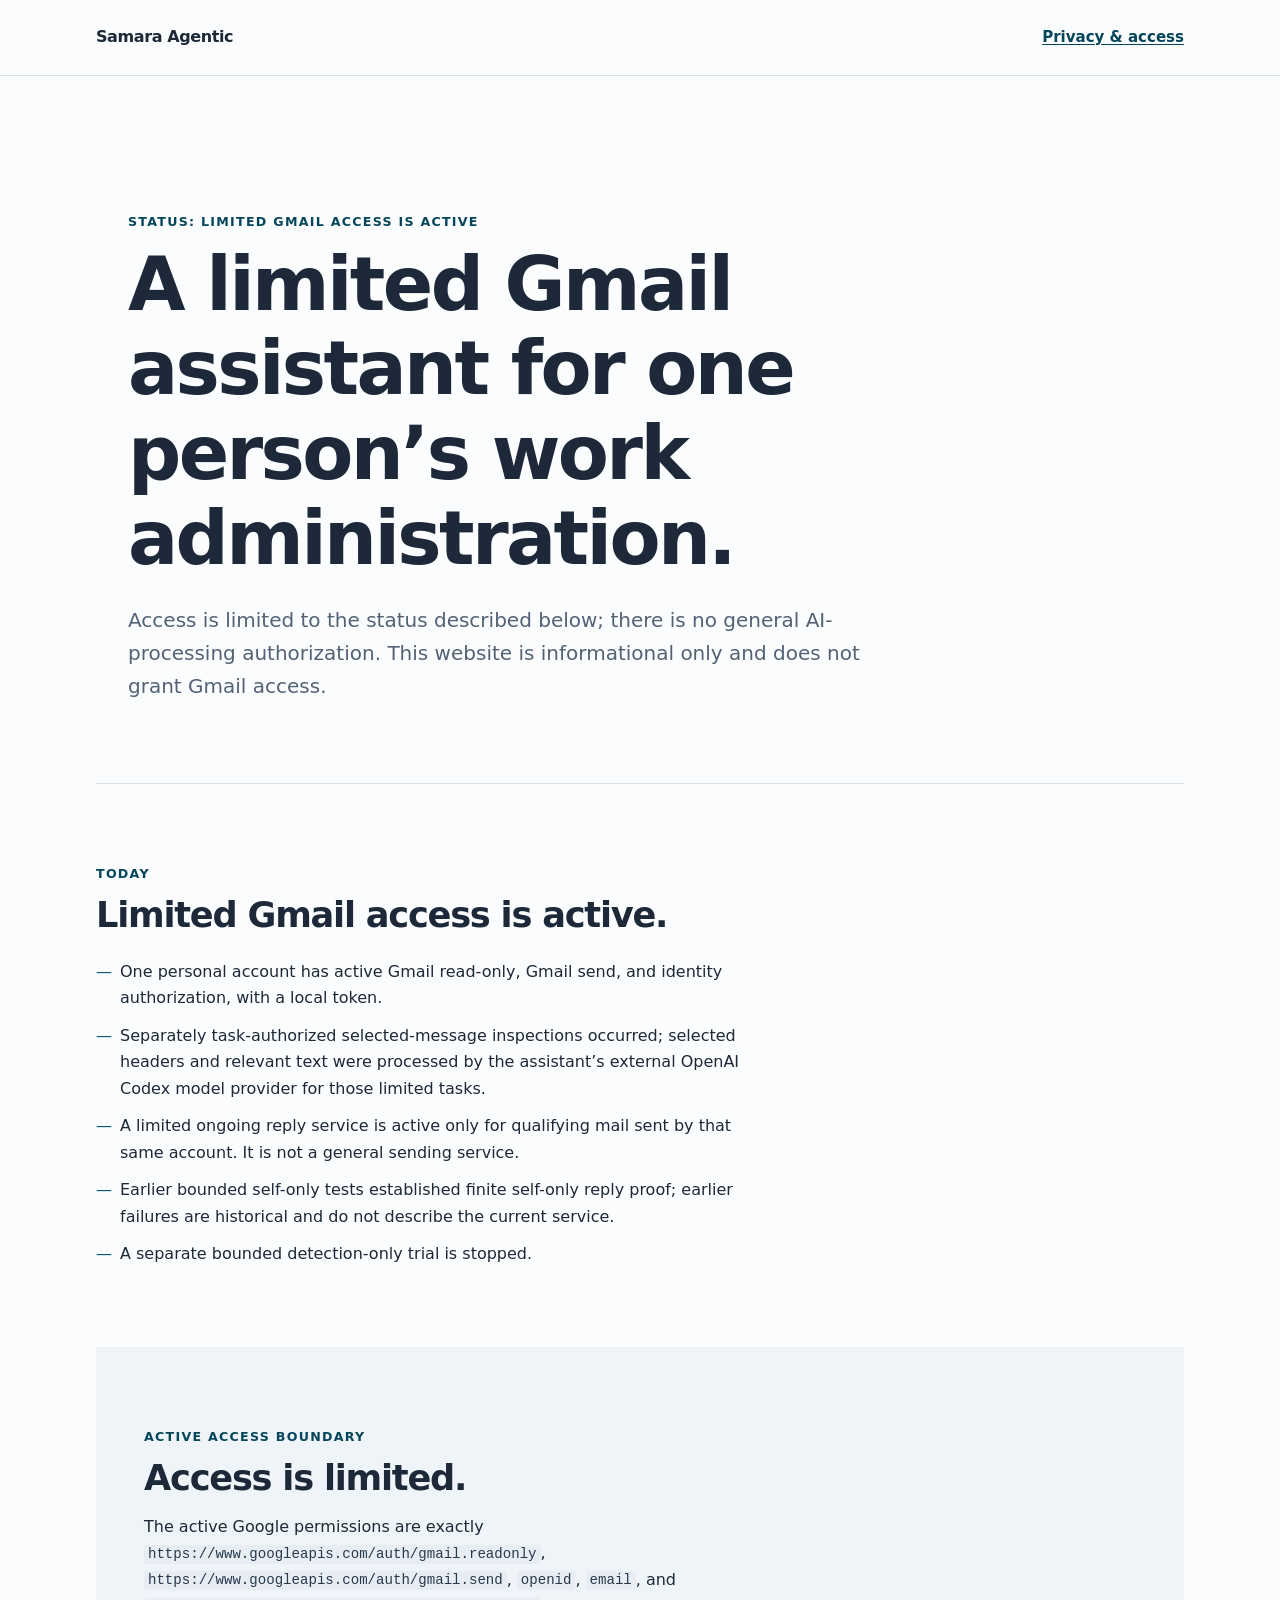
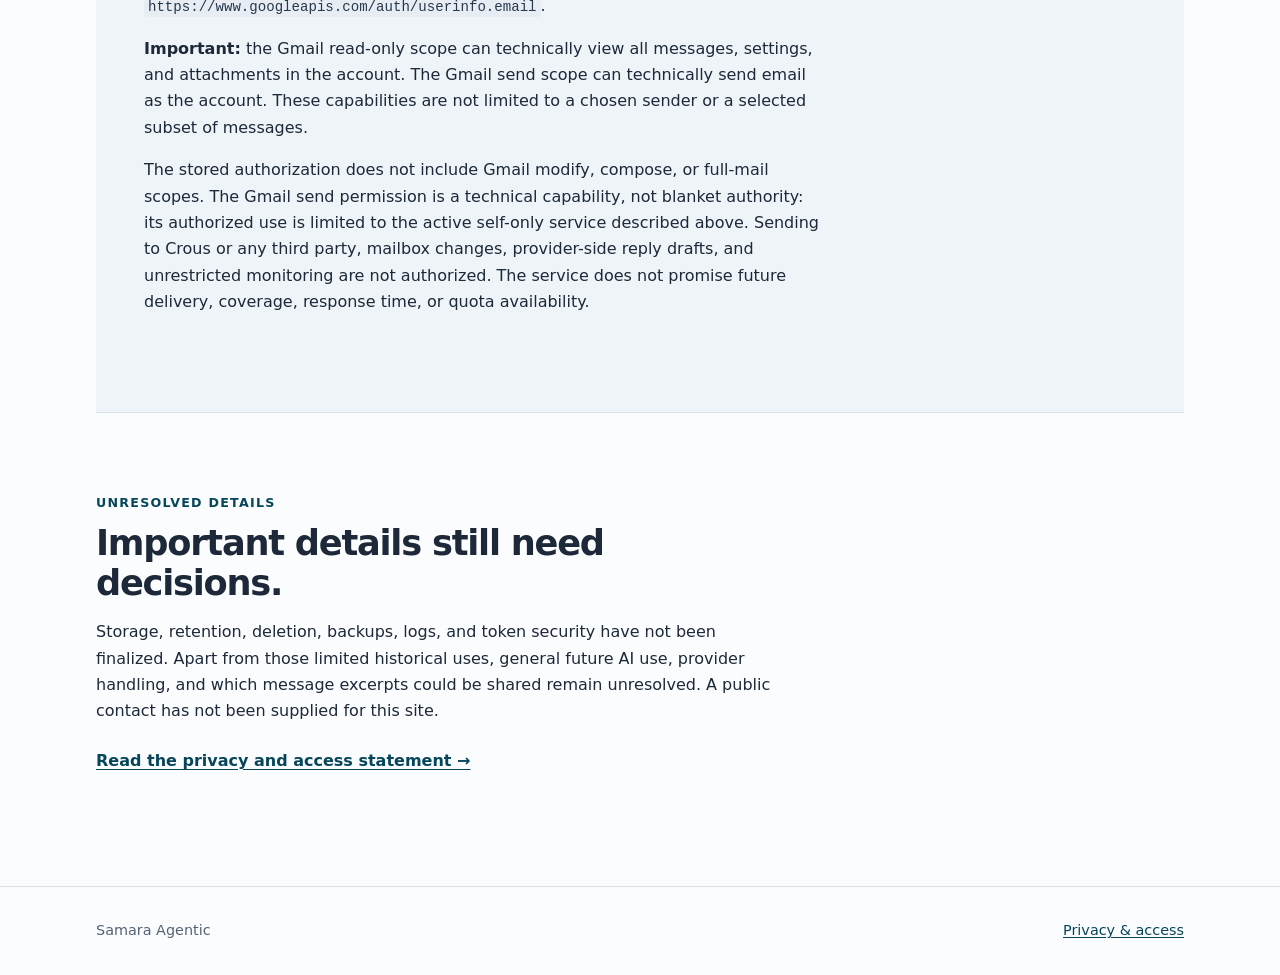
<file: index.html>
<!doctype html>
<html lang="en">
  <head>
    <meta charset="utf-8">
    <meta name="viewport" content="width=device-width, initial-scale=1">
    <meta name="description" content="Information about limited Gmail access for one person's work administration.">
    <title>Samara Agentic — limited Gmail assistant</title>
    <link rel="stylesheet" href="styles.css">
  </head>
  <body>
    <a class="skip-link" href="#main-content">Skip to main content</a>
    <header class="site-header">
      <div class="shell header-inner">
        <a class="wordmark" href="index.html" aria-label="Samara Agentic home">Samara Agentic</a>
        <nav aria-label="Primary navigation">
          <a href="privacy.html">Privacy &amp; access</a>
        </nav>
      </div>
    </header>

    <main id="main-content">
      <section class="intro shell" aria-labelledby="page-title">
        <p class="eyebrow">Status: limited Gmail access is active</p>
        <h1 id="page-title">A limited Gmail assistant for one person’s work administration.</h1>
        <p class="lede">Access is limited to the status described below; there is no general AI-processing authorization. This website is informational only and does not grant Gmail access.</p>
      </section>

      <section class="shell section" aria-labelledby="today-title">
        <div class="section-heading">
          <p class="eyebrow">Today</p>
          <h2 id="today-title">Limited Gmail access is active.</h2>
        </div>
        <ul class="plain-list">
          <li>One personal account has active Gmail read-only, Gmail send, and identity authorization, with a local token.</li>
          <li>Separately task-authorized selected-message inspections occurred; selected headers and relevant text were processed by the assistant’s external OpenAI Codex model provider for those limited tasks.</li>
          <li>A limited ongoing reply service is active only for qualifying mail sent by that same account. It is not a general sending service.</li>
          <li>Earlier bounded self-only tests established finite self-only reply proof; earlier failures are historical and do not describe the current service.</li>
          <li>A separate bounded detection-only trial is stopped.</li>
        </ul>
      </section>

      <section class="shell section scope-panel" aria-labelledby="scope-title">
        <div class="section-heading">
          <p class="eyebrow">Active access boundary</p>
          <h2 id="scope-title">Access is limited.</h2>
        </div>
        <p>The active Google permissions are exactly <code>https://www.googleapis.com/auth/gmail.readonly</code>, <code>https://www.googleapis.com/auth/gmail.send</code>, <code>openid</code>, <code>email</code>, and <code>https://www.googleapis.com/auth/userinfo.email</code>.</p>
        <p><strong>Important:</strong> the Gmail read-only scope can technically view all messages, settings, and attachments in the account. The Gmail send scope can technically send email as the account. These capabilities are not limited to a chosen sender or a selected subset of messages.</p>
        <p>The stored authorization does not include Gmail modify, compose, or full-mail scopes. The Gmail send permission is a technical capability, not blanket authority: its authorized use is limited to the active self-only service described above. Sending to Crous or any third party, mailbox changes, provider-side reply drafts, and unrestricted monitoring are not authorized. The service does not promise future delivery, coverage, response time, or quota availability.</p>
      </section>

      <section class="shell section" aria-labelledby="details-title">
        <div class="section-heading">
          <p class="eyebrow">Unresolved details</p>
          <h2 id="details-title">Important details still need decisions.</h2>
        </div>
        <p>Storage, retention, deletion, backups, logs, and token security have not been finalized. Apart from those limited historical uses, general future AI use, provider handling, and which message excerpts could be shared remain unresolved. A public contact has not been supplied for this site.</p>
        <a class="text-link" href="privacy.html">Read the privacy and access statement <span aria-hidden="true">→</span></a>
      </section>
    </main>

    <footer class="site-footer">
      <div class="shell footer-inner">
        <p>Samara Agentic</p>
        <a href="privacy.html">Privacy &amp; access</a>
      </div>
    </footer>
  </body>
</html>
</file>
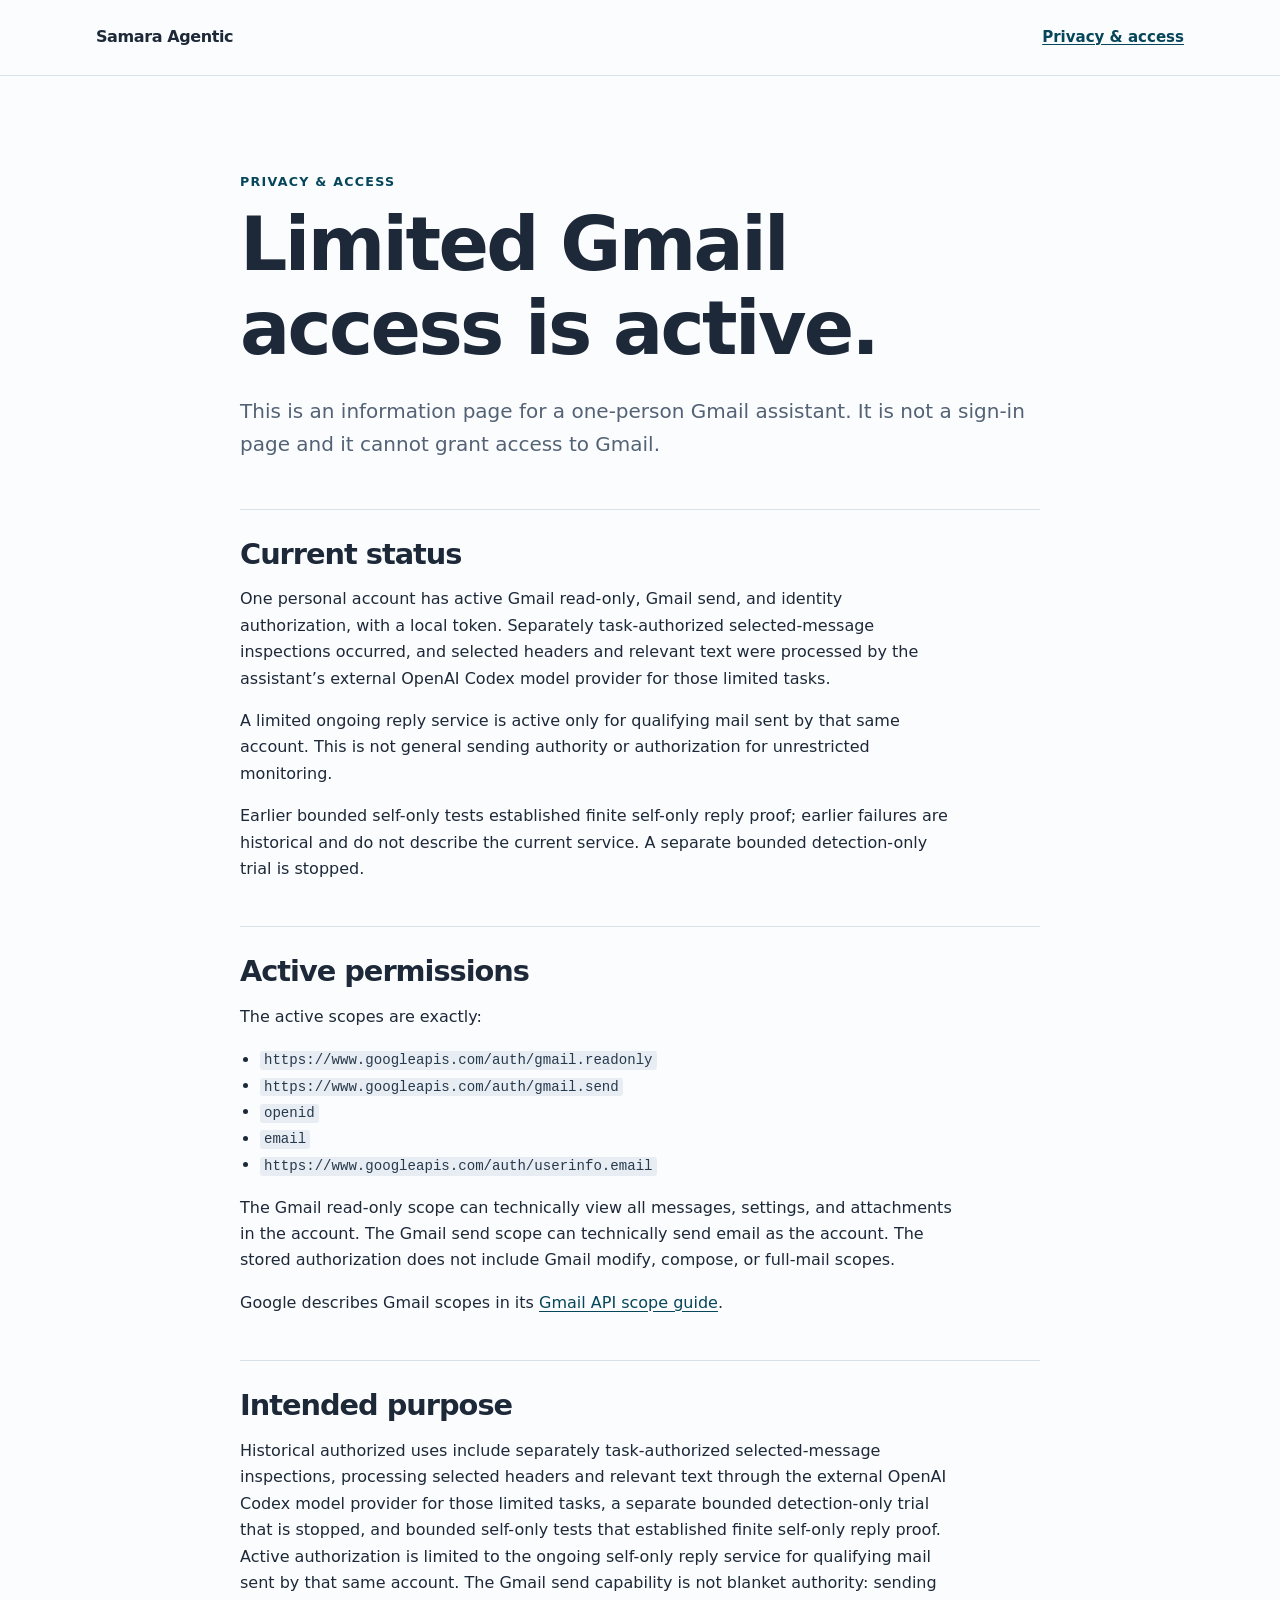
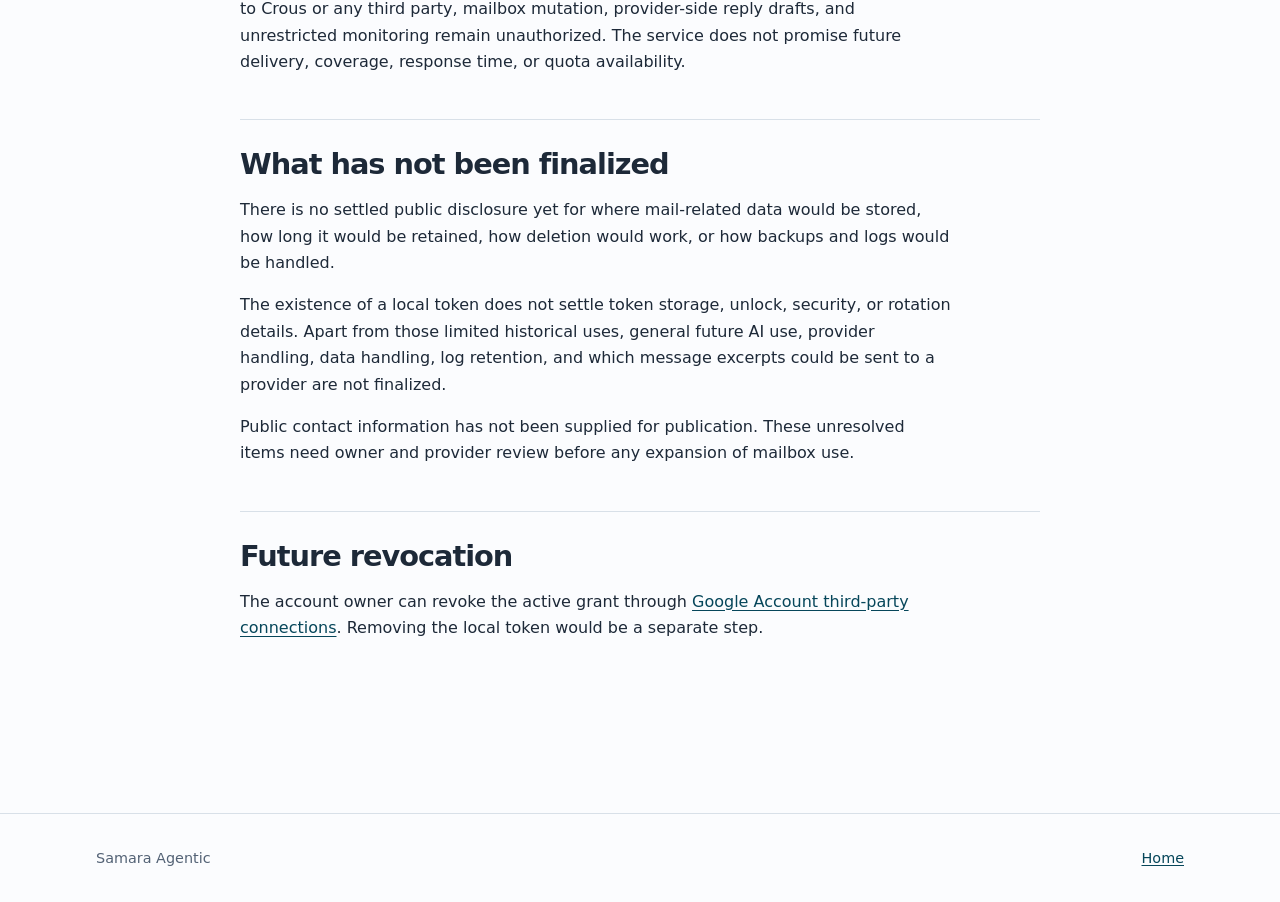
<file: privacy.html>
<!doctype html>
<html lang="en">
  <head>
    <meta charset="utf-8">
    <meta name="viewport" content="width=device-width, initial-scale=1">
    <meta name="description" content="Privacy and limited Gmail access information for Samara Agentic.">
    <title>Privacy &amp; access — Samara Agentic</title>
    <link rel="stylesheet" href="styles.css">
  </head>
  <body>
    <a class="skip-link" href="#main-content">Skip to main content</a>
    <header class="site-header">
      <div class="shell header-inner">
        <a class="wordmark" href="index.html" aria-label="Samara Agentic home">Samara Agentic</a>
        <nav aria-label="Primary navigation">
          <a href="privacy.html" aria-current="page">Privacy &amp; access</a>
        </nav>
      </div>
    </header>

    <main id="main-content" class="shell policy-layout">
      <div class="policy-intro">
        <p class="eyebrow">Privacy &amp; access</p>
        <h1>Limited Gmail access is active.</h1>
        <p class="lede">This is an information page for a one-person Gmail assistant. It is not a sign-in page and it cannot grant access to Gmail.</p>
      </div>

      <section aria-labelledby="current-status">
        <h2 id="current-status">Current status</h2>
        <p>One personal account has active Gmail read-only, Gmail send, and identity authorization, with a local token. Separately task-authorized selected-message inspections occurred, and selected headers and relevant text were processed by the assistant’s external OpenAI Codex model provider for those limited tasks.</p>
        <p>A limited ongoing reply service is active only for qualifying mail sent by that same account. This is not general sending authority or authorization for unrestricted monitoring.</p>
        <p>Earlier bounded self-only tests established finite self-only reply proof; earlier failures are historical and do not describe the current service. A separate bounded detection-only trial is stopped.</p>
      </section>

      <section aria-labelledby="proposed-permissions">
        <h2 id="proposed-permissions">Active permissions</h2>
        <p>The active scopes are exactly:</p>
        <ul>
          <li><code>https://www.googleapis.com/auth/gmail.readonly</code></li>
          <li><code>https://www.googleapis.com/auth/gmail.send</code></li>
          <li><code>openid</code></li>
          <li><code>email</code></li>
          <li><code>https://www.googleapis.com/auth/userinfo.email</code></li>
        </ul>
        <p>The Gmail read-only scope can technically view all messages, settings, and attachments in the account. The Gmail send scope can technically send email as the account. The stored authorization does not include Gmail modify, compose, or full-mail scopes.</p>
        <p>Google describes Gmail scopes in its <a href="https://developers.google.com/workspace/gmail/api/auth/scopes">Gmail API scope guide</a>.</p>
      </section>

      <section aria-labelledby="purpose">
        <h2 id="purpose">Intended purpose</h2>
        <p>Historical authorized uses include separately task-authorized selected-message inspections, processing selected headers and relevant text through the external OpenAI Codex model provider for those limited tasks, a separate bounded detection-only trial that is stopped, and bounded self-only tests that established finite self-only reply proof. Active authorization is limited to the ongoing self-only reply service for qualifying mail sent by that same account. The Gmail send capability is not blanket authority: sending to Crous or any third party, mailbox mutation, provider-side reply drafts, and unrestricted monitoring remain unauthorized. The service does not promise future delivery, coverage, response time, or quota availability.</p>
      </section>

      <section aria-labelledby="open-questions">
        <h2 id="open-questions">What has not been finalized</h2>
        <p>There is no settled public disclosure yet for where mail-related data would be stored, how long it would be retained, how deletion would work, or how backups and logs would be handled.</p>
        <p>The existence of a local token does not settle token storage, unlock, security, or rotation details. Apart from those limited historical uses, general future AI use, provider handling, data handling, log retention, and which message excerpts could be sent to a provider are not finalized.</p>
        <p>Public contact information has not been supplied for publication. These unresolved items need owner and provider review before any expansion of mailbox use.</p>
      </section>

      <section aria-labelledby="revocation">
        <h2 id="revocation">Future revocation</h2>
        <p>The account owner can revoke the active grant through <a href="https://support.google.com/accounts/answer/3466521">Google Account third-party connections</a>. Removing the local token would be a separate step.</p>
      </section>
    </main>

    <footer class="site-footer">
      <div class="shell footer-inner">
        <p>Samara Agentic</p>
        <a href="index.html">Home</a>
      </div>
    </footer>
  </body>
</html>
</file>
<file: styles.css>
:root {
  color-scheme: light;
  --ink: #1d2938;
  --muted: #536275;
  --line: #d8e0e8;
  --paper: #fbfcfe;
  --surface: #eef4f8;
  --accent: #0a5c75;
  --accent-dark: #06465a;
  --warm: #e6b75a;
  font-family: Inter, ui-sans-serif, system-ui, -apple-system, BlinkMacSystemFont, "Segoe UI", sans-serif;
}

* { box-sizing: border-box; }

html { scroll-behavior: smooth; }

body {
  margin: 0;
  color: var(--ink);
  background: var(--paper);
  font-size: 1rem;
  line-height: 1.65;
}

a { color: var(--accent-dark); text-underline-offset: 0.16em; }
a:hover { color: var(--accent); }
a:focus-visible { outline: 3px solid var(--warm); outline-offset: 4px; }

.shell { width: min(100% - 2.5rem, 68rem); margin-inline: auto; }

.skip-link {
  position: fixed;
  z-index: 2;
  top: 0.75rem;
  left: 0.75rem;
  padding: 0.55rem 0.8rem;
  color: #fff;
  background: var(--accent-dark);
  transform: translateY(-200%);
}

.skip-link:focus { transform: translateY(0); }

.site-header { border-bottom: 1px solid var(--line); background: rgba(251, 252, 254, 0.96); }

.header-inner, .footer-inner { display: flex; align-items: center; justify-content: space-between; gap: 1rem; }

.header-inner { min-height: 4.7rem; }

.wordmark { color: var(--ink); font-weight: 760; letter-spacing: -0.025em; text-decoration: none; }

nav a { font-size: 0.94rem; font-weight: 650; }

.intro { max-width: 64rem; padding-block: clamp(4.25rem, 12vw, 8.5rem) clamp(3rem, 7vw, 5rem); }

.eyebrow { margin: 0 0 0.6rem; color: var(--accent-dark); font-size: 0.79rem; font-weight: 760; letter-spacing: 0.1em; text-transform: uppercase; }

h1, h2 { color: var(--ink); line-height: 1.14; letter-spacing: -0.035em; }
h1 { max-width: 18ch; margin: 0; font-size: clamp(2.35rem, 6vw, 4.65rem); }
h2 { margin: 0; font-size: clamp(1.55rem, 3vw, 2.2rem); }

.lede { max-width: 62ch; margin: 1.4rem 0 0; color: var(--muted); font-size: clamp(1.08rem, 2vw, 1.25rem); }

.status-note { max-width: 58ch; margin: 1.65rem 0 0; padding-left: 1rem; border-left: 3px solid var(--warm); font-weight: 620; }

.section { padding-block: clamp(2.75rem, 7vw, 5rem); border-top: 1px solid var(--line); }
.section-heading { max-width: 38rem; }
.section p, .plain-list { max-width: 67ch; }

.plain-list { display: grid; gap: 0.7rem; margin: 1.5rem 0 0; padding: 0; list-style: none; }
.plain-list li { position: relative; padding-left: 1.5rem; }
.plain-list li::before { position: absolute; left: 0; color: var(--accent); content: "—"; }

.scope-panel { margin-top: 0; padding-inline: clamp(1.2rem, 4vw, 3rem); border-top: 0; background: var(--surface); }

code { overflow-wrap: anywhere; padding: 0.1em 0.28em; border-radius: 0.2rem; background: #e7edf2; color: #27394d; font-family: ui-monospace, SFMono-Regular, Menlo, Consolas, monospace; font-size: 0.88em; }

.text-link { display: inline-block; margin-top: 0.45rem; font-weight: 700; }

.policy-layout { max-width: 50rem; padding-block: clamp(3.5rem, 9vw, 6rem); }
.policy-intro { margin-bottom: 3rem; }
.policy-layout section { padding-block: 1.75rem; border-top: 1px solid var(--line); }
.policy-layout h2 { font-size: clamp(1.35rem, 3vw, 1.8rem); }
.policy-layout p, .policy-layout li { max-width: 70ch; }
.policy-layout ul { padding-left: 1.25rem; }

.site-footer { margin-top: 2rem; border-top: 1px solid var(--line); }
.footer-inner { min-height: 5.5rem; color: var(--muted); font-size: 0.9rem; }
.footer-inner p { margin: 0; }

@media (max-width: 34rem) {
  .shell { width: min(100% - 1.5rem, 68rem); }
  .header-inner, .footer-inner { min-height: 4.25rem; }
  .intro { padding-top: 3.5rem; }
}

@media (prefers-reduced-motion: reduce) {
  html { scroll-behavior: auto; }
}
</file>
